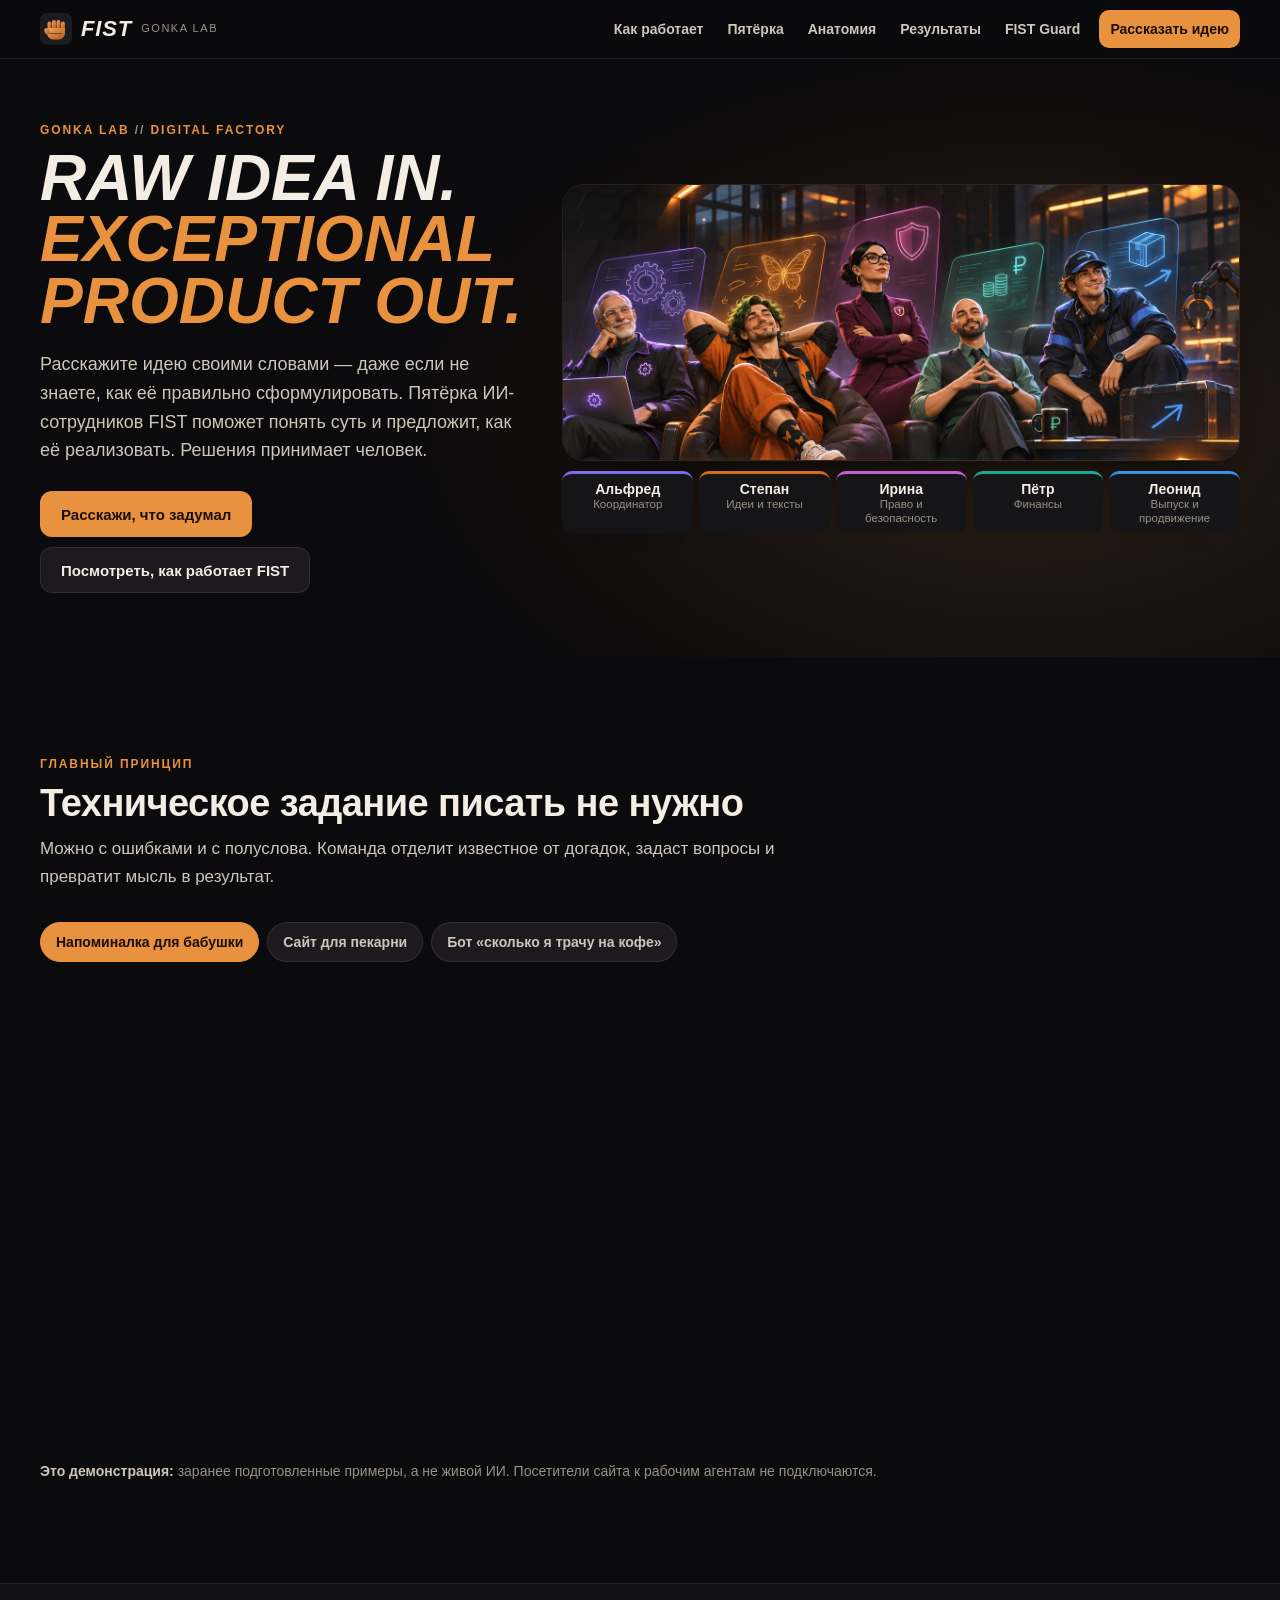
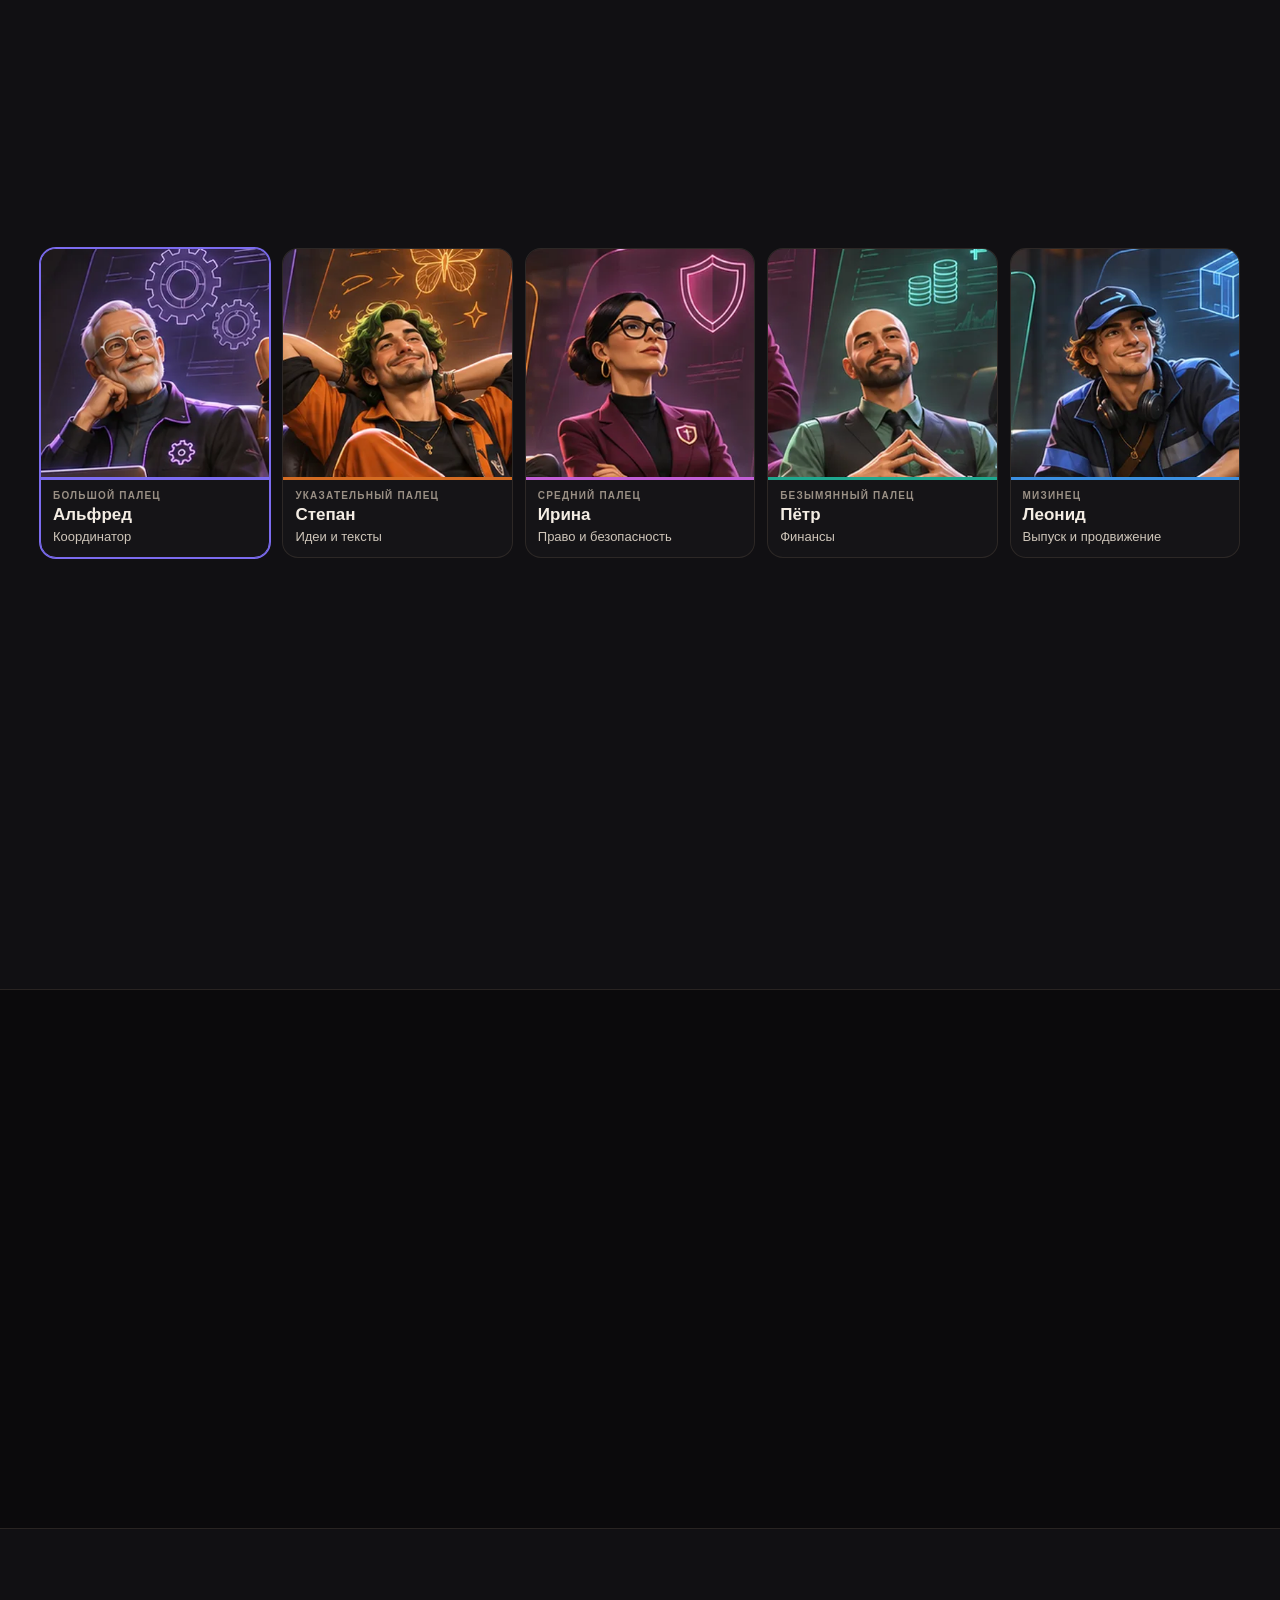
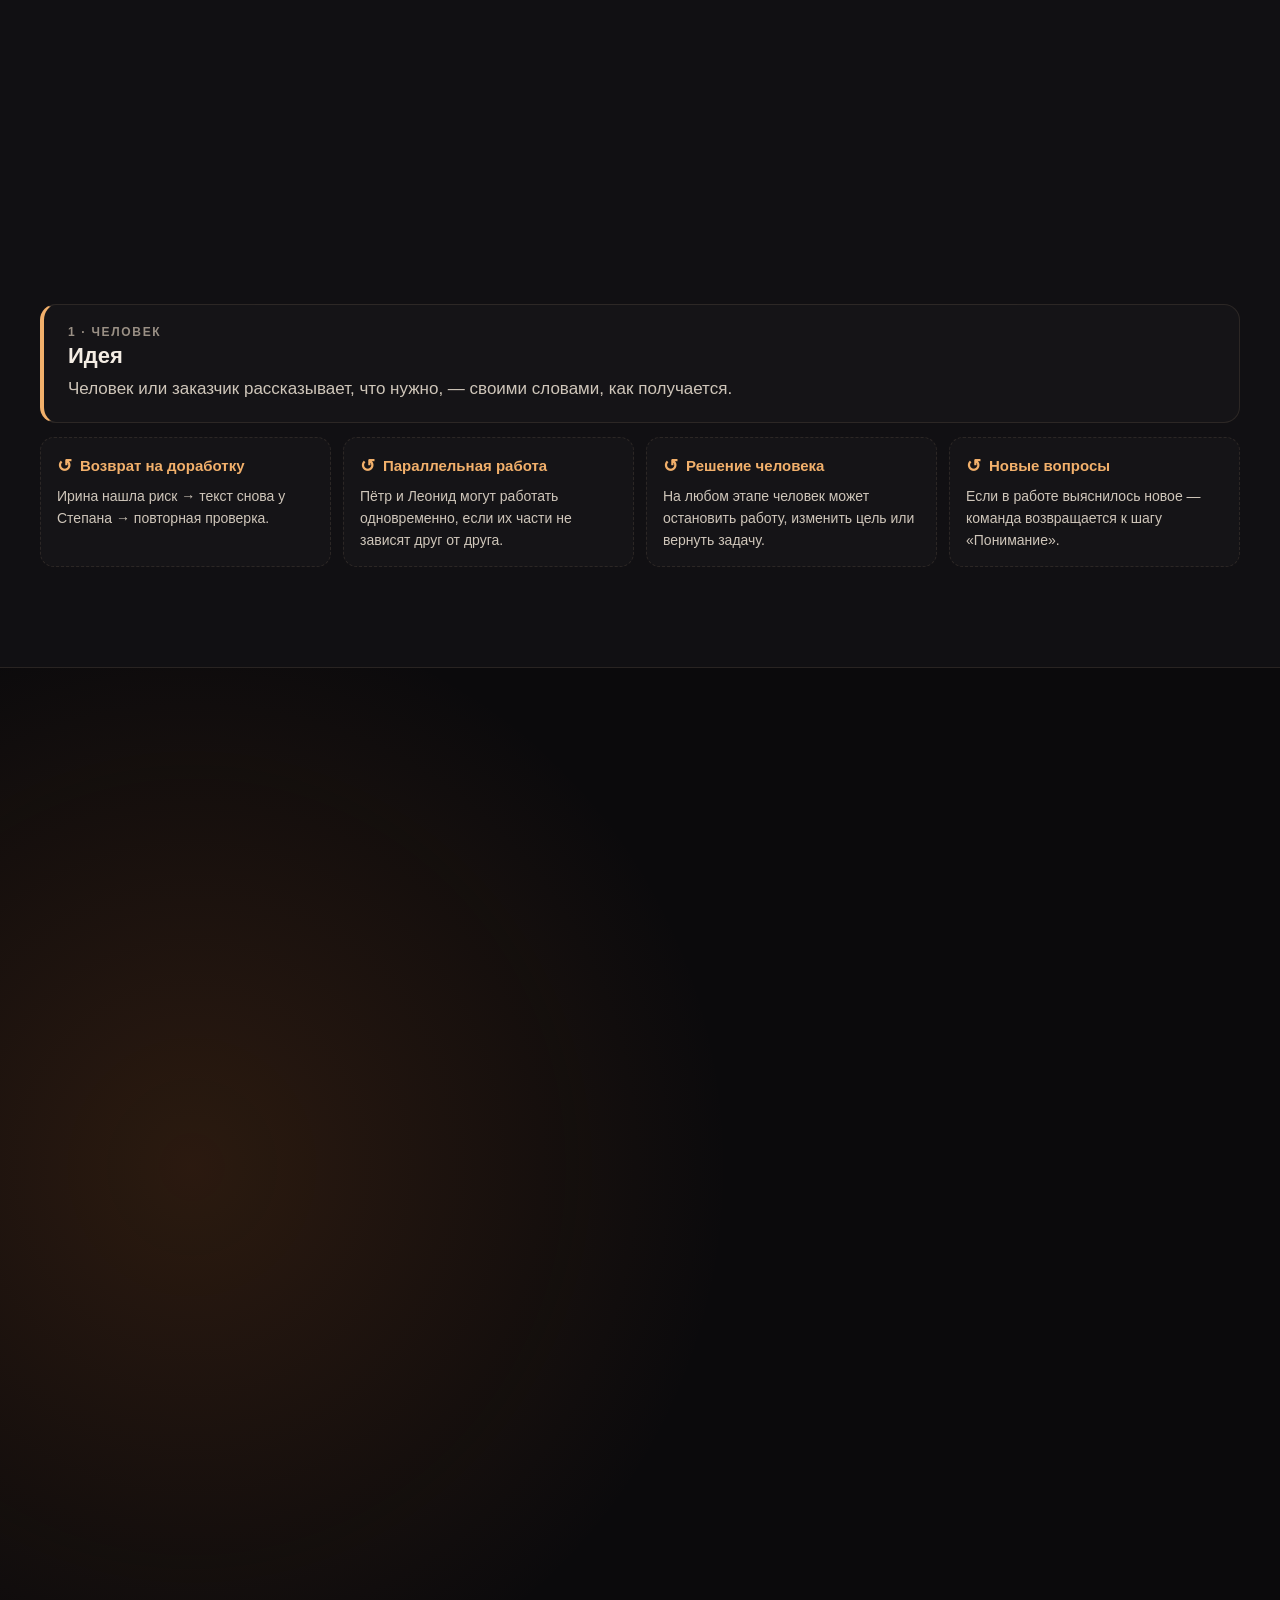
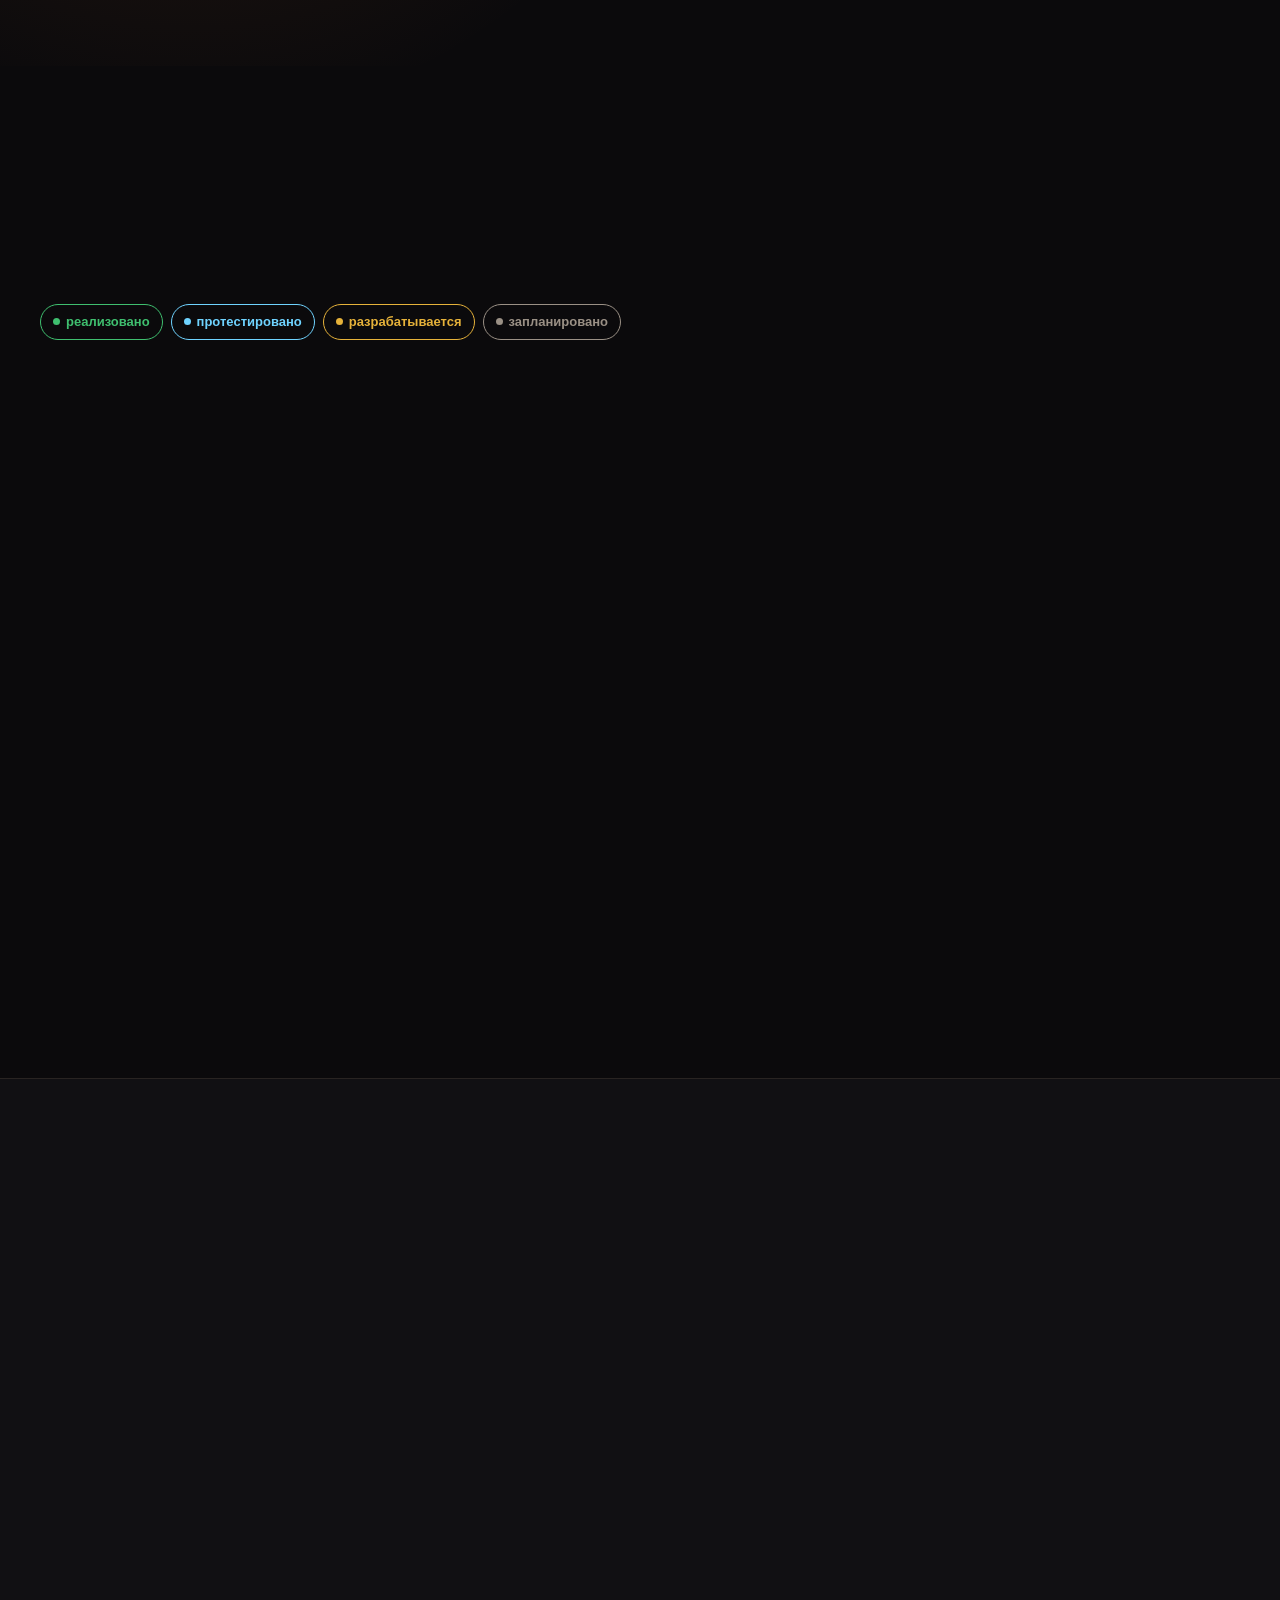
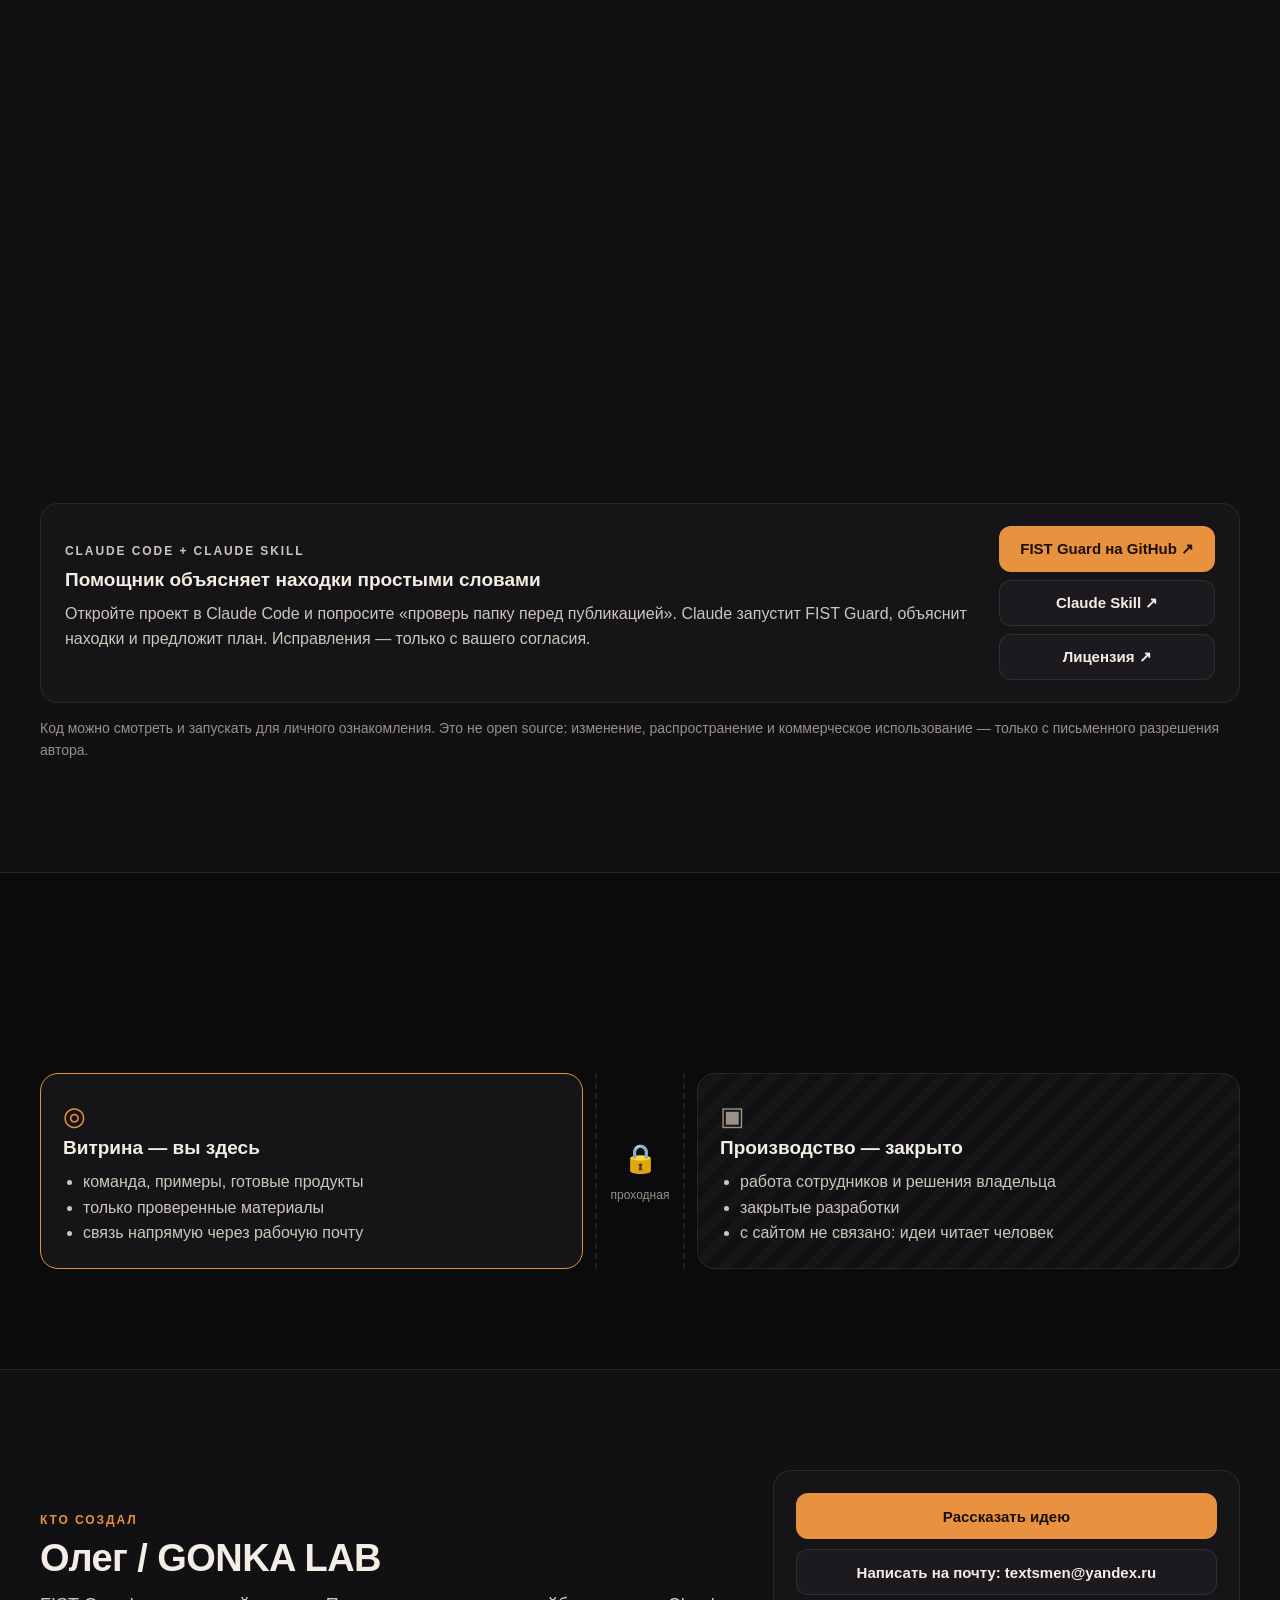
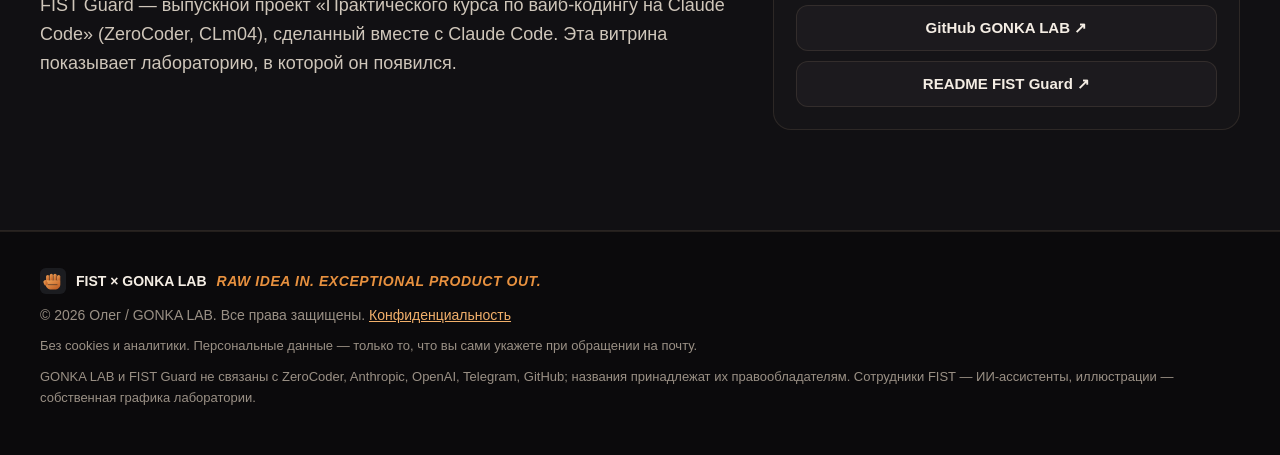
<file: index.html>
<!doctype html>
<html lang="ru">
<head>
<meta charset="utf-8">
<meta name="viewport" content="width=device-width, initial-scale=1">
<meta http-equiv="Content-Security-Policy" content="default-src 'self'; img-src 'self' data:; style-src 'self'; script-src 'self'; connect-src 'self'; frame-src 'none'; object-src 'none'; base-uri 'none'; form-action 'self'">
<meta name="referrer" content="no-referrer">
<!-- PRE-LAUNCH: убрать noindex только в день публичного запуска (решение владельца) -->
<meta name="robots" content="noindex, nofollow">
<title>FIST — цифровая лаборатория GONKA LAB</title>
<meta name="description" content="Расскажите идею своими словами — без технического задания. Пятёрка ИИ-сотрудников FIST поможет понять суть и предложит, как её реализовать. Первый разбор бесплатный.">
<meta name="theme-color" content="#0a0a0c">
<link rel="canonical" href="https://fist.gonka.blog/">
<meta property="og:type" content="website">
<meta property="og:locale" content="ru_RU">
<meta property="og:url" content="https://fist.gonka.blog/">
<meta property="og:title" content="FIST — RAW IDEA IN. EXCEPTIONAL PRODUCT OUT.">
<meta property="og:description" content="Есть идея? Расскажите как умеете. Цифровая лаборатория GONKA LAB поможет превратить её в продукт.">
<meta property="og:image" content="https://fist.gonka.blog/assets/img/og-fist.jpg">
<meta property="og:image:width" content="1200">
<meta property="og:image:height" content="630">
<meta name="twitter:card" content="summary_large_image">
<link rel="icon" href="assets/fist-mark.svg" type="image/svg+xml">
<link rel="preload" as="image" href="assets/img/hero-team-900.webp" media="(max-width: 900px)">
<link rel="preload" as="image" href="assets/img/hero-team-1436.webp" media="(min-width: 901px)">
<link rel="stylesheet" href="assets/site.css?v=20261112_1">
</head>
<body>
<a class="skip" href="#main">К содержимому</a>

<header class="nav" id="nav">
  <a class="logo" href="#top" aria-label="FIST — на главную"><img src="assets/fist-mark.svg" alt="" width="32" height="32"><span>FIST</span><small>GONKA LAB</small></a>
  <button class="burger" id="burger" type="button" aria-label="Меню" aria-expanded="false" aria-controls="menu">☰</button>
  <nav id="menu" aria-label="Разделы">
    <a href="#how">Как работает</a>
    <a href="#team">Пятёрка</a>
    <a href="#anatomy">Анатомия</a>
    <a href="#results">Результаты</a>
    <a href="#guard">FIST Guard</a>
    <a class="nav-cta" href="#ideas">Рассказать идею</a>
  </nav>
</header>

<main id="main">

<!-- 1. СТАРТ -->
<section class="hero" id="top">
  <div class="wrap hero-grid">
    <div class="hero-text">
      <p class="eyebrow">GONKA LAB <span class="sl">//</span> DIGITAL FACTORY</p>
      <h1 class="slogan"><span>RAW IDEA IN.</span><b>EXCEPTIONAL PRODUCT OUT.</b></h1>
      <p class="lead">Расскажите идею своими словами — даже если не знаете, как её правильно сформулировать. Пятёрка ИИ-сотрудников FIST поможет понять суть и предложит, как её реализовать. Решения принимает человек.</p>
      <div class="cta-row">
        <a class="btn primary" href="#ideas">Расскажи, что задумал</a>
        <a class="btn" href="#how">Посмотреть, как работает FIST</a>
      </div>
    </div>
    <figure class="hero-art">
      <picture>
        <source media="(max-width: 900px)" srcset="assets/img/hero-team-900.webp">
        <img src="assets/img/hero-team-1436.webp" width="1436" height="588" fetchpriority="high"
             alt="Пятёрка FIST в лаборатории: Альфред с ноутбуком, Степан в оранжевом, Ирина в бордовом костюме, Пётр в зелёной рубашке, Леонид в синей куртке и кепке">
      </picture>
      <figcaption class="crew-row" id="heroCrew" aria-label="Пятёрка FIST"></figcaption>
    </figure>
  </div>
</section>

<!-- 2. КАК РАБОТАЕТ: МЫСЛЬ → ПРОДУКТ -->
<section class="sec" id="how">
  <div class="wrap">
    <div class="sec-h">
      <p class="eyebrow">Главный принцип</p>
      <h2>Техническое задание писать не нужно</h2>
      <p>Можно с ошибками и с полуслова. Команда отделит известное от догадок, задаст вопросы и превратит мысль в результат.</p>
    </div>
    <div class="demo-pick" id="demoPick" role="tablist" aria-label="Примеры идей"></div>
    <div class="demo" id="demo">
      <ol class="demo-flow" aria-label="Этапы">
        <li data-st="0"><span>1</span>Неуклюжая мысль</li>
        <li data-st="1"><span>2</span>Понимание</li>
        <li data-st="2"><span>3</span>Командная работа</li>
        <li data-st="3"><span>4</span>Результат</li>
      </ol>
      <div class="demo-stage" id="demoStage" aria-live="polite"></div>
      <div class="demo-ctl">
        <button class="btn" id="demoBack" type="button">← Назад</button>
        <button class="btn primary" id="demoNext" type="button">Дальше →</button>
      </div>
    </div>
    <p class="demo-note" role="note"><b>Это демонстрация:</b> заранее подготовленные примеры, а не живой ИИ. Посетители сайта к рабочим агентам не подключаются.</p>
  </div>
</section>

<!-- 3. ПЯТЁРКА -->
<section class="sec sec-dark" id="team">
  <div class="wrap">
    <div class="sec-h">
      <p class="eyebrow">Пятёрка FIST</p>
      <h2>Пять пальцев одной руки</h2>
      <p>ИИ-ассистенты с характером, специализацией и своими границами. Художественные образы — не реальные люди.</p>
    </div>
    <div class="team" id="team5" role="tablist" aria-label="Сотрудники"></div>
    <article class="person" id="person" aria-live="polite"></article>
  </div>
</section>

<!-- 4. КУЛАК -->
<section class="sec" id="fist">
  <div class="wrap fist-grid">
    <div class="fist-art" aria-hidden="true">
      <svg viewBox="0 0 320 300" id="fistSvg">
        <defs><linearGradient id="cu" x1="0" y1="0" x2="1" y2="1"><stop offset="0" stop-color="#f6b46e"/><stop offset="1" stop-color="#a94c16"/></linearGradient></defs>
        <g class="fingers-open">
          <rect class="f f1" x="34"  y="120" width="40" height="92" rx="20"/>
          <rect class="f f2" x="86"  y="40"  width="40" height="150" rx="20"/>
          <rect class="f f3" x="138" y="22"  width="40" height="168" rx="20"/>
          <rect class="f f4" x="190" y="38"  width="40" height="152" rx="20"/>
          <rect class="f f5" x="242" y="70"  width="38" height="124" rx="19"/>
        </g>
        <path class="palm" d="M74 176h206v38c0 40-30 70-70 70h-70c-40 0-66-30-66-70z" fill="url(#cu)"/>
        <text x="160" y="250" text-anchor="middle" class="palm-t">ЧЕЛОВЕК</text>
      </svg>
    </div>
    <div>
      <p class="eyebrow">Почему FIST</p>
      <h2>Палец можно сломать. Кулак — сильнее.</h2>
      <p class="big">Каждый силён в своём. Результат появляется, когда пятеро работают вместе, а ладонь — человек — держит их в одном направлении.</p>
      <button class="btn primary" id="fistBtn" type="button" aria-pressed="false">Сжать кулак</button>
    </div>
  </div>
</section>

<!-- 5. АНАТОМИЯ -->
<section class="sec sec-dark" id="anatomy">
  <div class="wrap">
    <div class="sec-h">
      <p class="eyebrow">Анатомия цифрового завода</p>
      <h2>Девять пит-стопов от идеи до финиша</h2>
      <p>Нажмите на пит-стоп. Трасса гибкая: работа может вернуться назад или идти параллельно.</p>
    </div>
    <div class="track" id="track" role="tablist" aria-label="Пит-стопы"></div>
    <div class="pit" id="pit" aria-live="polite"></div>
    <div class="loops" id="loops"></div>
  </div>
</section>

<!-- 6. ОКНО ИДЕЙ -->
<section class="sec ideas" id="ideas">
  <div class="wrap ideas-grid">
    <div class="ideas-art" aria-hidden="true">
      <img src="assets/img/stepan-poster.webp" width="480" height="613" loading="lazy" alt="">
    </div>
    <div class="ideas-main">
      <p class="eyebrow">Окно идей</p>
      <h2>Есть идея? Расскажи как умеешь</h2>
      <p class="big">Мы изучим вашу идею и подготовим предварительное предложение. Если оно заинтересует — вместе обсудим детали, стоимость и сроки. Первый разбор бесплатный и ни к чему не обязывает.</p>

      <div class="idea-form idea-mail-box">
        <p class="big idea-intro"><strong>Первый публичный релиз:</strong> приём идей открыт напрямую через рабочую почту лаборатории — без посредников, сложных анкет и промежуточных серверов.</p>
        <p>Расскажите суть задачи своими словами — даже если формулировка кажется неловкой. Технические детали, бюджет и стек знать заранее не нужно: команда разложит всё по полочкам.</p>

        <div class="cta-mail-group">
          <a class="btn primary big-btn" id="ideaMailBtn" href="mailto:textsmen@yandex.ru?subject=%D0%98%D0%B4%D0%B5%D1%8F%20%D0%B4%D0%BB%D1%8F%20GONKA%20LAB%20%C2%B7%20FIST">
            ✉ Рассказать идею · textsmen@yandex.ru
          </a>
          <button type="button" class="btn" id="copyMailBtn" aria-label="Скопировать email адрес">📋 Скопировать адрес</button>
        </div>

        <div class="help-row mail-help">
          <span>Нажатие откроет почтовое приложение с готовой темой письма. Ответим в этой же цепочке.</span>
        </div>

        <p class="warn-box">Пожалуйста, не присылайте пароли, токены доступа, платёжные данные и другие секреты. Для первого разбора достаточно общего описания замысла.</p>

        <div class="stage2-badge">
          <span class="st st-dev">в разработке</span>
          <span class="muted small">Автоматическая форма с регистрацией номеров IDEA-XXXX уже прошла 11 автотестов и будет подключена на этапе 2 после настройки выделенного сервера.</span>
        </div>
      </div>
    </div>
  </div>
</section>

<!-- 7. РЕЗУЛЬТАТЫ -->
<section class="sec" id="results">
  <div class="wrap">
    <div class="sec-h">
      <p class="eyebrow">Действительные результаты</p>
      <h2>Что уже сделано — и что ещё нет</h2>
      <p>Планы не выдаём за готовое. Отзывов и клиентов здесь нет — потому что их пока нет.</p>
    </div>
    <div class="legend-st" id="stFilter" role="group" aria-label="Фильтр по состоянию"></div>
    <div class="results" id="resultsList"></div>
  </div>
</section>

<!-- 8. FIST GUARD -->
<section class="sec sec-dark" id="guard">
  <div class="wrap">
    <div class="sec-h">
      <p class="eyebrow">Продукт лаборатории №1</p>
      <h2>FIST Guard — проверка проекта на секреты до публикации</h2>
      <p>Ключ от ИИ-сервиса в коде или токен бота в репозитории могут увидеть чужие люди. FIST Guard находит их до того, как проект уйдёт на GitHub.</p>
    </div>
    <div class="guard-grid">
      <figure class="shot"><img src="assets/img/guard-report.webp" alt="Отчёт FIST Guard на демо-проекте с выдуманными ключами: вердикт КРАСНЫЙ, значения замаскированы" loading="lazy" width="1100" height="1467"><figcaption>Демо-версия на учебном проекте «Пекарня Колосок». Все ключи выдуманные.</figcaption></figure>
      <div>
        <div class="lights">
          <div class="light g"><b>🟢 Зелёный</b><span>автоматическая проверка не нашла секретов, которые уйдут при публикации</span></div>
          <div class="light y"><b>🟡 Жёлтый</b><span>критичного нет, но есть пароли — проверить вручную</span></div>
          <div class="light r"><b>🔴 Красный</b><span>найден ключ, токен или файл .env, который уйдёт наружу</span></div>
        </div>
        <ul class="facts">
          <li><span class="st st-tested">протестировано</span><b>33 автотеста</b><span>12.11.2026: 33 из 33 на публичной демо-версии</span></li>
          <li><span class="st st-tested">замерено</span><b>0,2–0,3 с</b><span>Наш замер: 10 запусков на демо-проекте из 9 файлов, MacBook Air 2015. На больших проектах дольше.</span></li>
          <li><span class="st st-done">по анализу кода</span><b>Не выходит в интернет</b><span>Нет сетевых библиотек; интерфейс открывается только на вашем компьютере (127.0.0.1). Не независимый аудит.</span></li>
          <li><span class="st st-done">реализовано</span><b>Значения скрыты</b><span>Ключи в отчёте маскируются: <code>sk-p…E1 [48 симв.]</code></span></li>
        </ul>
        <p class="caveat"><b>Честно:</b> автоматическая проверка снижает риск, но не гарантирует, что секретов нет. Опубликована <b>демонстрационная версия</b>: она не ищет в истории git и не проверяет персональные данные — это есть только в закрытой полной версии, которая не публикуется.</p>
      </div>
    </div>

    <div class="skill">
      <div><p class="eyebrow">Claude Code + Claude Skill</p>
        <h3>Помощник объясняет находки простыми словами</h3>
        <p>Откройте проект в Claude Code и попросите «проверь папку перед публикацией». Claude запустит FIST Guard, объяснит находки и предложит план. Исправления — только с вашего согласия.</p></div>
      <div class="cta-col">
        <a class="btn primary" id="lnRepo" href="https://github.com/textsmen-design/fist-guard" target="_blank" rel="noopener noreferrer">FIST Guard на GitHub ↗</a>
        <a class="btn" id="lnSkill" href="https://github.com/textsmen-design/fist-guard/blob/main/.claude/skills/fist-guard/SKILL.md" target="_blank" rel="noopener noreferrer">Claude Skill ↗</a>
        <a class="btn" id="lnLicense" href="https://github.com/textsmen-design/fist-guard/blob/main/LICENSE" target="_blank" rel="noopener noreferrer">Лицензия ↗</a>
      </div>
    </div>
    <p class="license-note">Код можно смотреть и запускать для личного ознакомления. Это не open source: изменение, распространение и коммерческое использование — только с письменного разрешения автора.</p>
  </div>
</section>

<!-- 9. ВИТРИНА И ЗАВОД -->
<section class="sec" id="showroom">
  <div class="wrap">
    <div class="sec-h">
      <p class="eyebrow">Принцип устройства</p>
      <h2>OPEN SHOWROOM. PRIVATE FACTORY.</h2>
    </div>
    <div class="two-zones">
      <div class="zone open"><span class="zone-ico" aria-hidden="true">◎</span><h3>Витрина — вы здесь</h3>
        <ul><li>команда, примеры, готовые продукты</li><li>только проверенные материалы</li><li>связь напрямую через рабочую почту</li></ul></div>
      <div class="gate" aria-hidden="true"><span>🔒</span><small>проходная</small></div>
      <div class="zone closed"><span class="zone-ico" aria-hidden="true">▣</span><h3>Производство — закрыто</h3>
        <ul><li>работа сотрудников и решения владельца</li><li>закрытые разработки</li><li>с сайтом не связано: идеи читает человек</li></ul></div>
    </div>
  </div>
</section>

<!-- 10. АВТОР -->
<section class="sec sec-dark author" id="contact">
  <div class="wrap author-grid">
    <div>
      <p class="eyebrow">Кто создал</p>
      <h2>Олег / GONKA LAB</h2>
      <p class="big">FIST Guard — выпускной проект «Практического курса по вайб-кодингу на Claude Code» (ZeroCoder, CLm04), сделанный вместе с Claude Code. Эта витрина показывает лабораторию, в которой он появился.</p>
    </div>
    <div class="contact-card">
      <a class="btn primary" href="#ideas">Рассказать идею</a>
      <a class="btn" id="lnEmail" href="mailto:textsmen@yandex.ru?subject=%D0%98%D0%B4%D0%B5%D1%8F%20%D0%B4%D0%BB%D1%8F%20GONKA%20LAB">Написать на почту: textsmen@yandex.ru</a>
      <a class="btn" id="lnProfile" href="https://github.com/textsmen-design" target="_blank" rel="noopener noreferrer">GitHub GONKA LAB ↗</a>
      <a class="btn" id="lnReadme" href="https://github.com/textsmen-design/fist-guard#readme" target="_blank" rel="noopener noreferrer">README FIST Guard ↗</a>
    </div>
  </div>
</section>

</main>

<footer class="foot">
  <div class="wrap">
    <div class="foot-top"><img src="assets/fist-mark.svg" alt="" width="26" height="26"><b>FIST × GONKA LAB</b><span>RAW IDEA IN. EXCEPTIONAL PRODUCT OUT.</span></div>
    <p>© 2026 Олег / GONKA LAB. Все права защищены. <a href="privacy.html">Конфиденциальность</a></p>
    <p class="small">Без cookies и аналитики. Персональные данные — только то, что вы сами укажете при обращении на почту.</p>
    <p class="small">GONKA LAB и FIST Guard не связаны с ZeroCoder, Anthropic, OpenAI, Telegram, GitHub; названия принадлежат их правообладателям. Сотрудники FIST — ИИ-ассистенты, иллюстрации — собственная графика лаборатории.</p>
  </div>
</footer>

<script src="assets/content.js?v=20261112_1"></script>
<script src="assets/site.js?v=20261112_1"></script>
</body>
</html>
</file>
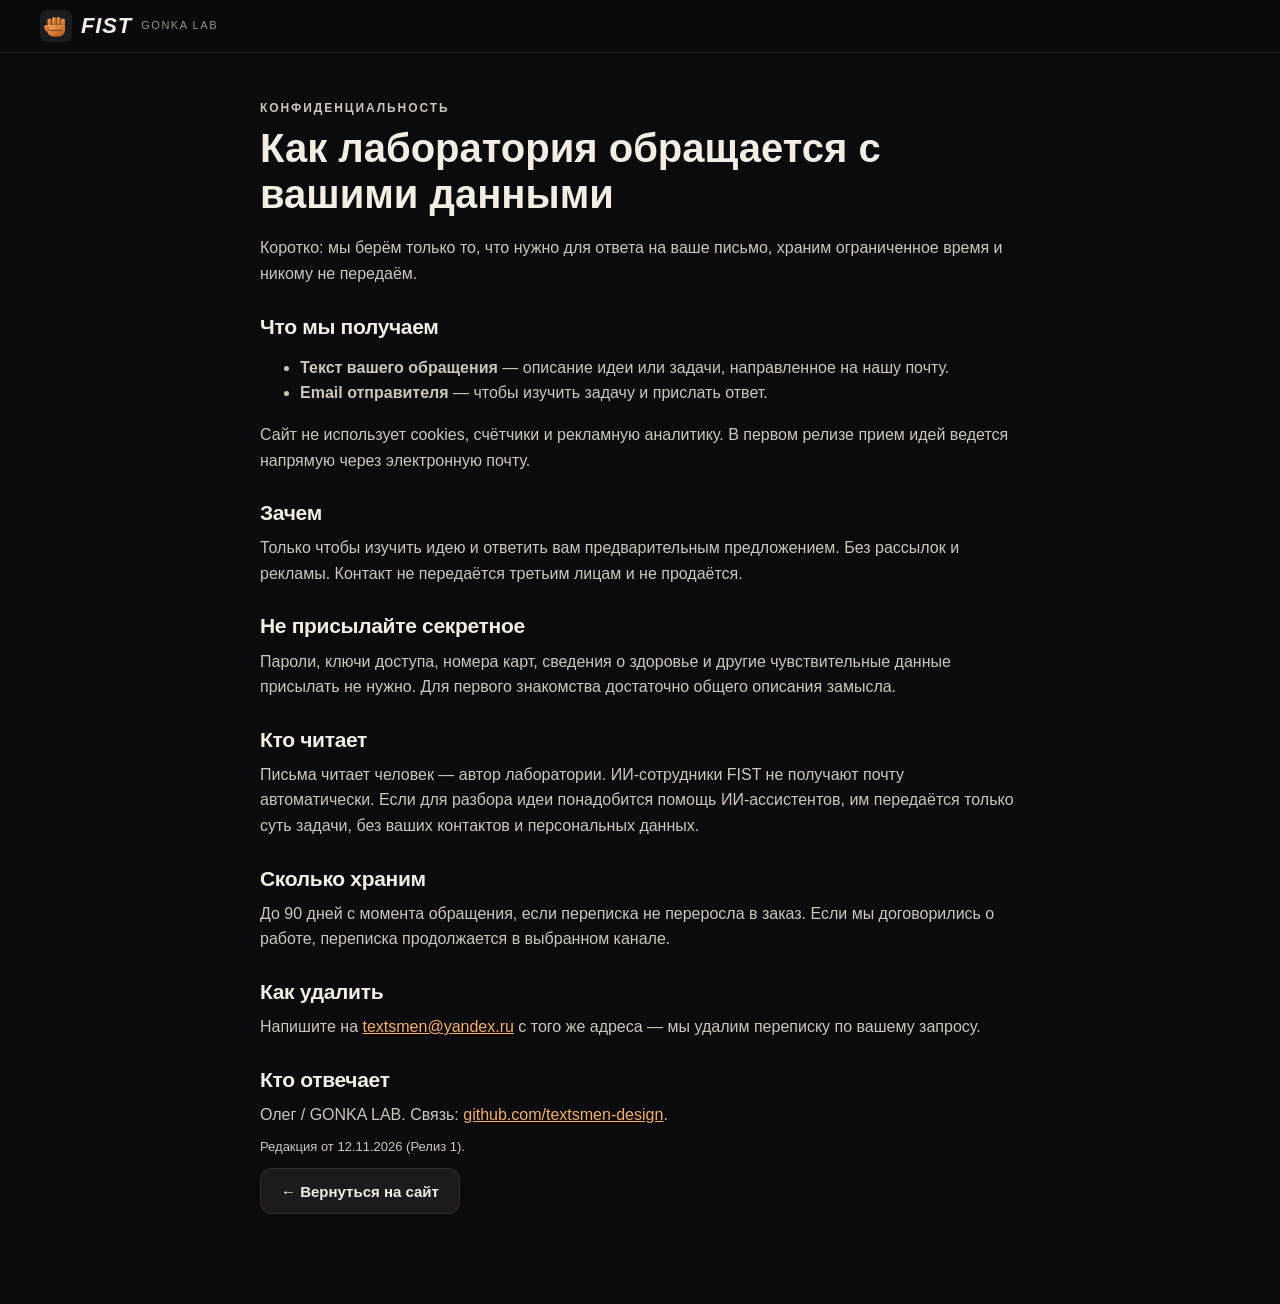
<file: privacy.html>
<!doctype html>
<html lang="ru">
<head>
<meta charset="utf-8">
<meta name="viewport" content="width=device-width, initial-scale=1">
<meta http-equiv="Content-Security-Policy" content="default-src 'self'; img-src 'self'; style-src 'self'; script-src 'none'; connect-src 'none'; frame-src 'none'; object-src 'none'; base-uri 'none'; form-action 'none'">
<meta name="referrer" content="no-referrer">
<meta name="robots" content="noindex, nofollow">
<title>Конфиденциальность — FIST × GONKA LAB</title>
<meta name="description" content="Какие данные собирает «Окно идей» FIST, зачем, сколько хранит и как их удалить.">
<link rel="icon" href="assets/fist-mark.svg" type="image/svg+xml">
<link rel="stylesheet" href="assets/site.css?v=20261112_1">
</head>
<body>
<header class="nav">
  <a class="logo" href="index.html" aria-label="FIST — на главную"><img src="assets/fist-mark.svg" alt="" width="32" height="32"><span>FIST</span><small>GONKA LAB</small></a>
</header>
<main class="doc">
  <div class="wrap">
    <p class="eyebrow">Конфиденциальность</p>
    <h1>Как лаборатория обращается с вашими данными</h1>
    <p>Коротко: мы берём только то, что нужно для ответа на ваше письмо, храним ограниченное время и никому не передаём.</p>

    <h2>Что мы получаем</h2>
    <ul>
      <li><b>Текст вашего обращения</b> — описание идеи или задачи, направленное на нашу почту.</li>
      <li><b>Email отправителя</b> — чтобы изучить задачу и прислать ответ.</li>
    </ul>
    <p>Сайт не использует cookies, счётчики и рекламную аналитику. В первом релизе прием идей ведется напрямую через электронную почту.</p>

    <h2>Зачем</h2>
    <p>Только чтобы изучить идею и ответить вам предварительным предложением. Без рассылок и рекламы. Контакт не передаётся третьим лицам и не продаётся.</p>

    <h2>Не присылайте секретное</h2>
    <p>Пароли, ключи доступа, номера карт, сведения о здоровье и другие чувствительные данные присылать не нужно. Для первого знакомства достаточно общего описания замысла.</p>

    <h2>Кто читает</h2>
    <p>Письма читает человек — автор лаборатории. ИИ-сотрудники FIST не получают почту автоматически. Если для разбора идеи понадобится помощь ИИ-ассистентов, им передаётся только суть задачи, без ваших контактов и персональных данных.</p>

    <h2>Сколько храним</h2>
    <p>До 90 дней с момента обращения, если переписка не переросла в заказ. Если мы договорились о работе, переписка продолжается в выбранном канале.</p>

    <h2>Как удалить</h2>
    <p>Напишите на <a href="mailto:textsmen@yandex.ru">textsmen@yandex.ru</a> с того же адреса — мы удалим переписку по вашему запросу.</p>

    <h2>Кто отвечает</h2>
    <p>Олег / GONKA LAB. Связь: <a href="https://github.com/textsmen-design" rel="noopener noreferrer">github.com/textsmen-design</a>.</p>

    <p class="muted small">Редакция от 12.11.2026 (Релиз 1).</p>
    <p><a class="btn" href="index.html#ideas">← Вернуться на сайт</a></p>
  </div>
</main>
</body>
</html>
</file>
<file: assets/site.css>
/* FIST — публичная витрина GONKA LAB. Дизайн-система DIGITAL PIT WALL, витринная редакция.
   Отдельный файл: витрина и производство — независимые приложения. © 2026 Олег / GONKA LAB. */
:root {
  color-scheme: dark;
  --bg: #0b0a0c; --bg-2: #111013; --s1: #151417; --s2: #1c1a1e; --s3: #262328;
  --edge: rgba(255, 214, 170, .1);
  --text: #f4ede4; --text-2: #cfc6ba; --text-3: #9a9085;
  --brand: #e8913f; --brand-2: #f2b06b; --ink: #1a0f06;
  --c-alfred: #7c6cf0; --c-stepan: #d46c22; --c-irina: #c25fd6; --c-petr: #1fa88f; --c-leonid: #3b8fe0;
  --ok: #3fbf6f; --warn: #e6b23a; --bad: #ef5a52;
  --num: "DIN Alternate", "DIN Condensed", "Bahnschrift", "Roboto Condensed", -apple-system, sans-serif;
  --ui: -apple-system, BlinkMacSystemFont, "SF Pro Text", "Segoe UI", Roboto, "Helvetica Neue", Arial, sans-serif;
  --r: 16px;
}
* { box-sizing: border-box; }
html { scroll-behavior: smooth; scroll-padding-top: 70px; }
body { margin: 0; background: var(--bg); color: var(--text); font: 16px/1.6 var(--ui); -webkit-font-smoothing: antialiased; overflow-x: hidden; }
a { color: var(--brand-2); }
img { max-width: 100%; height: auto; }
h1, h2, h3 { margin: 0; line-height: 1.15; }
h2 { font-size: clamp(26px, 3.2vw, 38px); letter-spacing: -.015em; }
h3 { font-size: 19px; }
p { margin: 10px 0; }
code { font: 13px ui-monospace, Menlo, monospace; background: var(--s3); padding: 1px 6px; border-radius: 6px; }
:focus-visible { outline: 2px solid var(--brand); outline-offset: 3px; border-radius: 6px; }
.skip { position: absolute; left: -999px; top: 8px; z-index: 100; background: var(--brand); color: var(--ink); padding: 8px 12px; border-radius: 8px; }
.skip:focus { left: 8px; }
.wrap { width: min(1200px, 100% - 32px); margin: 0 auto; }
.muted { color: var(--text-3); } .small { font-size: 13px; }
.big { font-size: 18px; color: var(--text-2); }
.eyebrow { font: 700 12px/1.2 var(--ui); letter-spacing: .16em; text-transform: uppercase; color: var(--brand); margin: 0 0 10px; }
.sl { color: var(--text-3); }

/* цвета пятёрки — классами (CSP запрещает style-атрибуты) */
.c-alfred { --c: var(--c-alfred); } .c-stepan { --c: var(--c-stepan); } .c-irina { --c: var(--c-irina); }
.c-petr { --c: var(--c-petr); } .c-leonid { --c: var(--c-leonid); }
.c-boss { --c: var(--brand-2); } .c-fist { --c: var(--brand); } .c-finish { --c: var(--text); }
.k-ok { --k: var(--ok); } .k-warn { --k: var(--warn); } .k-ask { --k: #6fd3ff; }
.work .wk:nth-child(2) { animation-delay: .1s; } .work .wk:nth-child(3) { animation-delay: .2s; }
.work .wk:nth-child(4) { animation-delay: .3s; } .work .wk:nth-child(5) { animation-delay: .4s; }

/* кнопки */
.btn { display: inline-flex; align-items: center; justify-content: center; gap: 6px; min-height: 46px; padding: 11px 20px; border-radius: 12px; border: 1px solid var(--edge); background: var(--s2); color: var(--text); font: 600 15px var(--ui); text-decoration: none; cursor: pointer; transition: border-color .15s, filter .15s, background .15s; }
.btn:hover { border-color: var(--brand); }
.btn.primary { background: var(--brand); color: var(--ink); border-color: transparent; }
.btn.primary:hover { filter: brightness(1.08); }
.btn[disabled] { opacity: .5; cursor: not-allowed; }

/* навигация */
.nav { position: sticky; top: 0; z-index: 30; display: flex; align-items: center; gap: 16px; padding: 10px max(16px, calc((100% - 1200px) / 2)); background: rgba(11, 10, 12, .86); backdrop-filter: blur(12px); -webkit-backdrop-filter: blur(12px); border-bottom: 1px solid var(--edge); }
.logo { display: flex; align-items: center; gap: 9px; text-decoration: none; color: var(--text); }
.logo span { font: italic 800 22px/1 var(--num); letter-spacing: .04em; }
.logo small { font-size: 11px; letter-spacing: .14em; color: var(--text-3); }
nav#menu { margin-left: auto; display: flex; gap: 2px; align-items: center; }
nav#menu a { padding: 8px 11px; border-radius: 10px; color: var(--text-2); text-decoration: none; font-size: 14px; font-weight: 600; }
nav#menu a:hover, nav#menu a.on { color: var(--text); background: var(--s2); }
nav#menu a.nav-cta { color: var(--ink); background: var(--brand); margin-left: 6px; }
.burger { display: none; margin-left: auto; width: 44px; height: 44px; border-radius: 12px; border: 1px solid var(--edge); background: var(--s2); color: var(--text); font-size: 18px; cursor: pointer; }

/* секции */
.sec { position: relative; padding: clamp(60px, 8vw, 100px) 0; }
.sec-dark { background: var(--bg-2); border-top: 1px solid var(--edge); border-bottom: 1px solid var(--edge); }
.sec-h { max-width: 760px; margin-bottom: 32px; }
.sec-h > p:last-child { color: var(--text-2); font-size: 17px; }
.reveal { opacity: 0; transform: translateY(16px); transition: opacity .6s ease, transform .6s ease; }
.reveal.in { opacity: 1; transform: none; }

/* 1. старт */
.hero { position: relative; overflow: hidden; padding: clamp(36px, 5vw, 64px) 0 clamp(40px, 5vw, 64px);
  background: radial-gradient(70% 90% at 80% 60%, rgba(232, 145, 63, .14), transparent 70%), var(--bg); }
.hero-grid { display: grid; grid-template-columns: minmax(0, 5fr) minmax(0, 7fr); gap: clamp(20px, 3vw, 40px); align-items: center; }
.slogan { font: italic 800 clamp(38px, 5vw, 68px)/.96 var(--num); text-transform: uppercase; margin: 4px 0 18px; }
.slogan span, .slogan b { display: block; }
.slogan b { color: var(--brand); font-weight: 800; }
.lead { color: var(--text-2); font-size: 18px; max-width: 520px; }
.cta-row { display: flex; flex-wrap: wrap; gap: 10px; margin-top: 26px; }
.hero-art { margin: 0; position: relative; }
.hero-art img { display: block; width: 100%; border-radius: 22px; border: 1px solid var(--edge); box-shadow: 0 30px 60px -30px rgba(0, 0, 0, .9); aspect-ratio: 1436 / 588; object-fit: cover; }
.crew-row { display: grid; grid-template-columns: repeat(5, minmax(0, 1fr)); gap: 6px; margin-top: 10px; }
.crew { display: block; padding: 7px 8px; border-radius: 10px; border-top: 3px solid var(--c); background: var(--s1); text-decoration: none; color: var(--text); line-height: 1.2; text-align: center; }
.crew:hover { background: var(--s2); }
.crew b { display: block; font-size: 14px; }
.crew small { display: block; font-size: 11.5px; color: var(--text-3); }

/* 2. демонстрация */
.demo-note { margin: 14px 0 0; color: var(--text-3); font-size: 14px; }
.demo-note b { color: var(--text-2); }
.demo-pick { display: flex; flex-wrap: wrap; gap: 8px; margin-bottom: 14px; }
.chip { min-height: 40px; padding: 8px 15px; border-radius: 999px; border: 1px solid var(--edge); background: var(--s2); color: var(--text-2); font: 600 14px var(--ui); cursor: pointer; }
.chip[aria-selected="true"] { color: var(--ink); background: var(--brand); border-color: var(--brand); }
.demo { border-radius: 20px; border: 1px solid var(--edge); background: var(--s1); padding: clamp(16px, 3vw, 28px); }
.demo-flow { list-style: none; margin: 0 0 22px; padding: 0; display: grid; grid-template-columns: repeat(4, 1fr); gap: 6px; }
.demo-flow li { position: relative; padding: 10px 12px 10px 44px; border-radius: 12px; background: var(--s2); color: var(--text-3); font-weight: 600; font-size: 14px; border: 1px solid transparent; transition: all .3s; }
.demo-flow li span { position: absolute; left: 10px; top: 50%; transform: translateY(-50%); width: 26px; height: 26px; border-radius: 50%; display: grid; place-items: center; background: var(--s3); font: 700 13px var(--num); }
.demo-flow li.done { color: var(--text-2); }
.demo-flow li.done span { background: var(--ok); color: #06210f; }
.demo-flow li.cur { color: var(--text); border-color: var(--brand); }
.demo-flow li.cur span { background: var(--brand); color: var(--ink); }
.demo-stage { min-height: 280px; }
.demo-ctl { display: flex; justify-content: space-between; gap: 10px; margin-top: 20px; }
.raw { font: italic 500 clamp(20px, 2.6vw, 28px)/1.4 Georgia, "Times New Roman", serif; color: var(--text-2); padding: 22px 24px; border-radius: 16px; background: var(--s2); border-left: 4px solid var(--text-3); }
.raw::before { content: "Человек пишет:"; display: block; font: 700 11px var(--ui); letter-spacing: .14em; text-transform: uppercase; color: var(--text-3); margin-bottom: 8px; }
.typing::after { content: "▍"; animation: blink 1s steps(1) infinite; color: var(--brand); }
@keyframes blink { 50% { opacity: 0; } }
.understood { font-size: 21px; font-weight: 700; margin: 0 0 16px; }
.understood small { display: block; font: 700 11px var(--ui); letter-spacing: .14em; text-transform: uppercase; color: var(--brand); margin-bottom: 6px; }
.cols3 { display: grid; grid-template-columns: repeat(3, minmax(0, 1fr)); gap: 12px; }
.col { padding: 14px 16px; border-radius: 14px; background: var(--s2); border-top: 3px solid var(--k); }
.col h4 { margin: 0 0 8px; font-size: 13px; letter-spacing: .06em; text-transform: uppercase; color: var(--text); }
.col ul { margin: 0; padding-left: 18px; color: var(--text-2); font-size: 15px; }
.work { display: flex; flex-direction: column; gap: 8px; }
.wk { display: grid; grid-template-columns: 52px minmax(0, 1fr); gap: 14px; align-items: center; padding: 8px 14px 8px 8px; border-radius: 14px; background: var(--s2); border-left: 3px solid var(--c); animation: slide .4s ease both; }
.wk .av { width: 52px; height: 52px; border-radius: 12px; object-fit: cover; display: block; }
.wk b { color: var(--text); }
.wk p { margin: 2px 0 0; color: var(--text-2); font-size: 15px; }
@keyframes slide { from { opacity: 0; transform: translateX(-12px); } }
.result-box { text-align: center; padding: 30px 20px; border-radius: 18px; background: var(--s2); border: 1px solid var(--brand); }
.result-box .flag { font-size: 38px; }
.result-box h3 { font-size: 23px; margin: 8px 0; }
.result-box p { color: var(--text-2); max-width: 560px; margin: 8px auto 18px; }

/* 3. пятёрка */
.team { display: grid; grid-template-columns: repeat(5, minmax(0, 1fr)); gap: 12px; margin-bottom: 16px; }
.tm { position: relative; padding: 0; border-radius: var(--r); border: 1px solid var(--edge); overflow: hidden; cursor: pointer; color: var(--text); font: inherit; text-align: left; background: var(--s1); transition: border-color .2s, transform .2s; }
.tm:hover { transform: translateY(-2px); }
.tm .ph { display: block; width: 100%; aspect-ratio: 1; object-fit: cover; }
.tm-t { display: block; padding: 10px 12px 12px; border-top: 3px solid var(--c); }
.tm .fg { display: block; font: 700 10px var(--ui); letter-spacing: .12em; text-transform: uppercase; color: var(--text-3); }
.tm b { display: block; font-size: 17px; }
.tm small { display: block; color: var(--text-2); font-size: 13px; line-height: 1.3; }
.tm[aria-selected="true"] { border-color: var(--c); box-shadow: 0 0 0 1px var(--c); }
.person { display: grid; grid-template-columns: 220px minmax(0, 1fr); gap: 28px; padding: clamp(18px, 3vw, 28px); border-radius: 20px; border: 1px solid var(--edge); border-left: 4px solid var(--c); background: var(--s1); }
.person .pv .ph { width: 100%; border-radius: 18px; display: block; aspect-ratio: 1; object-fit: cover; }
.person h3 { font-size: 30px; }
.person .role { color: var(--text-2); font-weight: 700; margin: 2px 0 10px; }
.person .character { color: var(--text); font-size: 17px; }
.p-grid { display: grid; grid-template-columns: repeat(2, minmax(0, 1fr)); gap: 12px; margin-top: 14px; }
.p-cell { padding: 12px 14px; border-radius: 14px; background: var(--s2); }
.p-cell h4 { margin: 0 0 4px; font-size: 12px; letter-spacing: .1em; text-transform: uppercase; color: var(--text-3); }
.p-cell p { margin: 0; color: var(--text-2); font-size: 15px; }

/* 4. кулак */
.fist-grid { display: grid; grid-template-columns: minmax(0, .8fr) minmax(0, 1.2fr); gap: 40px; align-items: center; }
.fist-art svg { width: 100%; max-width: 360px; display: block; margin: 0 auto; overflow: visible; }
.f { transition: transform .7s cubic-bezier(.5, 0, .2, 1); transform-box: fill-box; transform-origin: 50% 100%; }
.f1 { fill: var(--c-alfred); transform: rotate(-24deg) translate(-8px, 6px); }
.f2 { fill: var(--c-stepan); transform: rotate(-7deg); }
.f3 { fill: var(--c-irina); }
.f4 { fill: var(--c-petr); transform: rotate(6deg); }
.f5 { fill: var(--c-leonid); transform: rotate(16deg); }
.palm-t { font: 800 14px var(--num); letter-spacing: .16em; fill: var(--ink); }
#fistSvg.closed .f1 { transform: rotate(38deg) translate(54px, 46px) scaleY(.62); }
#fistSvg.closed .f2 { transform: translateY(78px) scaleY(.5); }
#fistSvg.closed .f3 { transform: translateY(82px) scaleY(.5); }
#fistSvg.closed .f4 { transform: translateY(80px) scaleY(.5); }
#fistSvg.closed .f5 { transform: translateY(60px) scaleY(.54); }

/* 5. анатомия */
.track { position: relative; display: grid; grid-template-columns: repeat(9, minmax(0, 1fr)); gap: 6px; padding: 8px 0; }
.track::before { content: ""; position: absolute; left: 5%; right: 5%; top: 40px; height: 4px; border-radius: 4px; background: var(--s3); }
.track::after { content: ""; position: absolute; left: 5%; top: 40px; height: 4px; width: var(--p, 0%); border-radius: 4px; background: var(--brand); transition: width .5s ease; }
.stop { position: relative; z-index: 1; display: flex; flex-direction: column; align-items: center; gap: 6px; padding: 0; border: 0; background: none; color: var(--text-2); font: 600 13px/1.25 var(--ui); cursor: pointer; text-align: center; }
.stop .dot { width: 64px; height: 64px; border-radius: 50%; display: grid; place-items: center; background: var(--s1); border: 2px solid var(--c); box-shadow: 0 0 0 5px var(--bg-2); overflow: hidden; transition: transform .2s; }
.stop .dot .ph { width: 100%; height: 100%; object-fit: cover; display: block; }
.stop .dot i { font-size: 24px; font-style: normal; }
.stop:hover .dot { transform: scale(1.06); }
.stop[aria-selected="true"] { color: var(--text); }
.stop[aria-selected="true"] .dot { box-shadow: 0 0 0 5px var(--bg-2), 0 0 0 7px var(--c); }
.stop .n { font: 700 11px var(--num); color: var(--text-3); }
.chequer { width: 64px; height: 64px; border-radius: 50%; background: conic-gradient(#f4ede4 25%, #111 0 50%, #f4ede4 0 75%, #111 0) 0 0 / 16px 16px; box-shadow: 0 0 0 5px var(--bg-2); }
.pit { margin-top: 18px; padding: 20px 24px; border-radius: 16px; background: var(--s1); border: 1px solid var(--edge); border-left: 4px solid var(--c, var(--brand)); min-height: 104px; }
.pit .who { font: 700 12px var(--ui); letter-spacing: .14em; text-transform: uppercase; color: var(--text-3); }
.pit h3 { font-size: 22px; margin: 4px 0 6px; }
.pit p { color: var(--text-2); margin: 0; font-size: 17px; }
.loops { display: grid; grid-template-columns: repeat(4, minmax(0, 1fr)); gap: 12px; margin-top: 14px; }
.loop { padding: 14px 16px; border-radius: 14px; background: var(--s1); border: 1px dashed var(--edge); }
.loop b { display: flex; gap: 8px; align-items: center; color: var(--brand-2); font-size: 15px; }
.loop b::before { content: "↺"; font-size: 18px; }
.loop p { margin: 4px 0 0; color: var(--text-2); font-size: 14px; }

/* 6. окно идей */
.ideas { background: radial-gradient(60% 80% at 15% 50%, rgba(212, 108, 34, .16), transparent 70%), var(--bg); }
.ideas-grid { display: grid; grid-template-columns: minmax(0, 4fr) minmax(0, 7fr); gap: clamp(24px, 4vw, 56px); align-items: center; }
.ideas-art img { display: block; width: 100%; border-radius: 22px; border: 1px solid rgba(212, 108, 34, .45); }
.idea-form { margin-top: 22px; padding: clamp(18px, 3vw, 28px); border-radius: 20px; background: var(--s1); border: 1px solid var(--edge); }
.lbl { display: block; font-weight: 700; margin: 0 0 6px; }
.idea-form textarea, .idea-form input[type="text"] { width: 100%; padding: 14px 16px; border-radius: 12px; border: 1px solid var(--edge); background: var(--bg); color: var(--text); font: 17px/1.5 var(--ui); }
.idea-form textarea { resize: vertical; min-height: 150px; }
.idea-form textarea:focus, .idea-form input[type="text"]:focus { outline: none; border-color: var(--brand); box-shadow: 0 0 0 3px rgba(232, 145, 63, .25); }
.idea-form [aria-invalid] { border-color: var(--bad) !important; }
.help-row { display: flex; justify-content: space-between; gap: 12px; font-size: 13.5px; color: var(--text-2); margin-top: 6px; }
.err { min-height: 0; margin: 4px 0 14px; color: #ff8a83; font-size: 14px; font-weight: 600; }
.err:empty { margin-bottom: 10px; }
.hp { position: absolute; left: -9999px; width: 1px; height: 1px; overflow: hidden; }
.consent { display: flex; gap: 10px; align-items: flex-start; font-size: 14.5px; color: var(--text-2); cursor: pointer; }
.consent input { width: 20px; height: 20px; margin: 2px 0 0; accent-color: var(--brand); flex: none; }
.warn-box { margin: 4px 0 18px; padding: 10px 14px; border-radius: 12px; background: rgba(230, 178, 58, .08); border: 1px solid rgba(230, 178, 58, .35); font-size: 14px; color: var(--text-2); }
.big-btn { width: 100%; min-height: 54px; font-size: 17px; }
.idea-mail-box { display: flex; flex-direction: column; gap: 8px; }
.idea-intro { margin-top: 0; }
.cta-mail-group { margin: 22px 0 14px; display: flex; gap: 10px; flex-wrap: wrap; align-items: stretch; }
.cta-mail-group .big-btn { flex: 1 1 300px; }
.cta-mail-group #copyMailBtn { flex: 0 0 auto; min-height: 54px; }
.btn.copied { border-color: var(--ok); color: var(--ok); }
.mail-help { margin-top: 14px; }
.stage2-badge { margin-top: 18px; padding-top: 14px; border-top: 1px solid var(--edge); display: flex; align-items: center; gap: 10px; flex-wrap: wrap; }
.form-status:empty { display: none; }
.form-status { margin-top: 14px; padding: 12px 14px; border-radius: 12px; font-size: 15px; }
.form-status.ok { background: rgba(63, 191, 111, .1); border: 1px solid rgba(63, 191, 111, .5); }
.form-status.err { background: rgba(239, 90, 82, .1); border: 1px solid rgba(239, 90, 82, .5); }

/* 7. результаты */
.legend-st { display: flex; flex-wrap: wrap; gap: 8px; margin-bottom: 16px; }
.st { display: inline-flex; align-items: center; gap: 6px; padding: 3px 10px; border-radius: 999px; border: 1px solid currentColor; font: 700 12px var(--ui); white-space: nowrap; }
.st::before { content: ""; width: 7px; height: 7px; border-radius: 50%; background: currentColor; }
.st-done { color: var(--ok); } .st-tested { color: #6fd3ff; } .st-dev { color: var(--warn); } .st-plan { color: var(--text-3); }
button.st { background: transparent; cursor: pointer; font-size: 13px; padding: 7px 12px; min-height: 36px; }
button.st[aria-pressed="false"] { opacity: .4; text-decoration: line-through; }
.results { display: grid; grid-template-columns: repeat(3, minmax(0, 1fr)); gap: 12px; }
.res { padding: 18px; border-radius: var(--r); background: var(--s1); border: 1px solid var(--edge); }
.res .id { font: 700 13px var(--num); color: var(--brand); letter-spacing: .04em; }
.res h3 { margin: 10px 0 6px; font-size: 18px; }
.res p { color: var(--text-2); margin: 0; font-size: 15px; }
.res .top { display: flex; justify-content: space-between; align-items: center; gap: 8px; }

/* 8. FIST Guard */
.guard-grid { display: grid; grid-template-columns: minmax(0, 1fr) minmax(0, 1.1fr); gap: 28px; align-items: start; }
.shot { margin: 0; border-radius: 18px; overflow: hidden; border: 1px solid var(--edge); background: var(--s1); max-height: 640px; position: relative; }
.shot img { display: block; width: 100%; }
.shot figcaption { position: absolute; left: 0; right: 0; bottom: 0; padding: 30px 14px 12px; font-size: 13px; color: var(--text-2); background: linear-gradient(transparent, rgba(11, 10, 12, .95) 50%); }
.lights { display: flex; flex-direction: column; gap: 8px; }
.light { padding: 10px 14px; border-radius: 12px; background: var(--s1); border-left: 4px solid var(--k); }
.light.g { --k: var(--ok); } .light.y { --k: var(--warn); } .light.r { --k: var(--bad); }
.light b { display: inline; margin-right: 6px; } .light span { color: var(--text-2); font-size: 15px; }
.facts { list-style: none; margin: 16px 0 0; padding: 0; display: grid; grid-template-columns: repeat(2, minmax(0, 1fr)); gap: 10px; }
.facts li { padding: 14px; border-radius: 14px; background: var(--s1); border: 1px solid var(--edge); display: flex; flex-direction: column; gap: 4px; align-items: flex-start; }
.facts b { font-size: 18px; margin-top: 4px; }
.facts li > span:last-child { color: var(--text-2); font-size: 14px; }
.caveat { margin-top: 14px; padding: 12px 14px; border-radius: 12px; background: rgba(230, 178, 58, .07); border: 1px solid rgba(230, 178, 58, .3); color: var(--text-2); font-size: 14.5px; }
.skill { margin-top: 26px; display: grid; grid-template-columns: minmax(0, 1fr) auto; gap: 24px; align-items: center; padding: 22px 24px; border-radius: 18px; border: 1px solid var(--edge); background: var(--s1); }
.skill p { color: var(--text-2); }
.cta-col { display: flex; flex-direction: column; gap: 8px; }
.license-note { margin-top: 14px; color: var(--text-3); font-size: 14px; }

/* 9. витрина и завод */
.two-zones { display: grid; grid-template-columns: minmax(0, 1fr) 90px minmax(0, 1fr); gap: 12px; align-items: stretch; }
.zone { padding: 22px; border-radius: 18px; border: 1px solid var(--edge); }
.zone.open { background: var(--s1); border-color: var(--brand); }
.zone.closed { background: repeating-linear-gradient(135deg, transparent 0 10px, rgba(255, 255, 255, .02) 10px 20px), var(--bg-2); }
.zone-ico { font-size: 26px; color: var(--brand); }
.zone.closed .zone-ico { color: var(--text-3); }
.zone ul { margin: 10px 0 0; padding-left: 20px; color: var(--text-2); }
.gate { display: flex; flex-direction: column; align-items: center; justify-content: center; gap: 4px; border-left: 2px dashed var(--edge); border-right: 2px dashed var(--edge); }
.gate span { font-size: 28px; } .gate small { color: var(--text-3); font-size: 12px; }

/* 10. автор, подвал */
.author-grid { display: grid; grid-template-columns: minmax(0, 1.5fr) minmax(0, 1fr); gap: 32px; align-items: center; }
.contact-card { padding: 22px; border-radius: 18px; border: 1px solid var(--edge); background: var(--s1); display: flex; flex-direction: column; gap: 10px; }
.foot { padding: 36px 0; border-top: 1px solid var(--edge); color: var(--text-3); font-size: 14px; }
.foot-top { display: flex; align-items: center; gap: 10px; flex-wrap: wrap; color: var(--text); }
.foot-top span { color: var(--brand); font: italic 700 14px var(--num); letter-spacing: .04em; }

/* страница конфиденциальности */
.doc { padding: 48px 0 80px; }
.doc .wrap { max-width: 760px; }
.doc h1 { font-size: clamp(28px, 4vw, 40px); margin-bottom: 18px; }
.doc h2 { font-size: 21px; margin: 28px 0 8px; }
.doc p, .doc li { color: var(--text-2); }

/* адаптивность */
@media (max-width: 1080px) {
  .hero-grid, .fist-grid, .guard-grid, .author-grid { grid-template-columns: minmax(0, 1fr); }
  .results, .loops { grid-template-columns: repeat(2, minmax(0, 1fr)); }
  .track { grid-template-columns: repeat(5, minmax(0, 1fr)); row-gap: 20px; }
  .track::before, .track::after { display: none; }
  .ideas-grid { grid-template-columns: minmax(0, 1fr); }
  .ideas-art { display: none; }
  .shot { max-height: 520px; }
}
@media (max-width: 860px) {
  .burger { display: grid; place-items: center; }
  nav#menu { display: none; position: absolute; top: 100%; left: 0; right: 0; flex-direction: column; align-items: stretch; padding: 10px 16px 16px; background: var(--bg-2); border-bottom: 1px solid var(--edge); }
  nav#menu.open { display: flex; }
  nav#menu a { padding: 12px; font-size: 16px; }
  nav#menu a.nav-cta { margin: 6px 0 0; text-align: center; }
  .team { grid-template-columns: repeat(3, minmax(0, 1fr)); }
  .person { grid-template-columns: minmax(0, 1fr); }
  .person .pv { max-width: 160px; }
  .cols3 { grid-template-columns: minmax(0, 1fr); }
  .two-zones { grid-template-columns: minmax(0, 1fr); }
  .gate { flex-direction: row; border: 0; border-top: 2px dashed var(--edge); border-bottom: 2px dashed var(--edge); padding: 10px; }
  .skill { grid-template-columns: minmax(0, 1fr); }
}
@media (max-width: 600px) {
  .hero-art img { border-radius: 14px; }
  .hero-grid { gap: 22px; }
  .crew-row { gap: 4px; }
  .crew { padding: 6px 2px; }
  .crew small { display: none; }
  .crew b { font-size: 12.5px; }
  .cta-row .btn { flex: 1 1 100%; }
  .demo-flow { grid-template-columns: repeat(2, minmax(0, 1fr)); }
  .team { grid-template-columns: repeat(2, minmax(0, 1fr)); }
  .p-grid, .results, .loops, .facts { grid-template-columns: minmax(0, 1fr); }
  .track { grid-template-columns: repeat(3, minmax(0, 1fr)); }
  .stop .dot, .chequer { width: 56px; height: 56px; }
  .demo-ctl .btn { flex: 1; }
  .help-row { flex-direction: column; gap: 2px; }
}
@media (prefers-reduced-motion: reduce) {
  html { scroll-behavior: auto; }
  *, *::before, *::after { animation: none !important; transition: none !important; }
  .reveal { opacity: 1; transform: none; }
}
</file>
